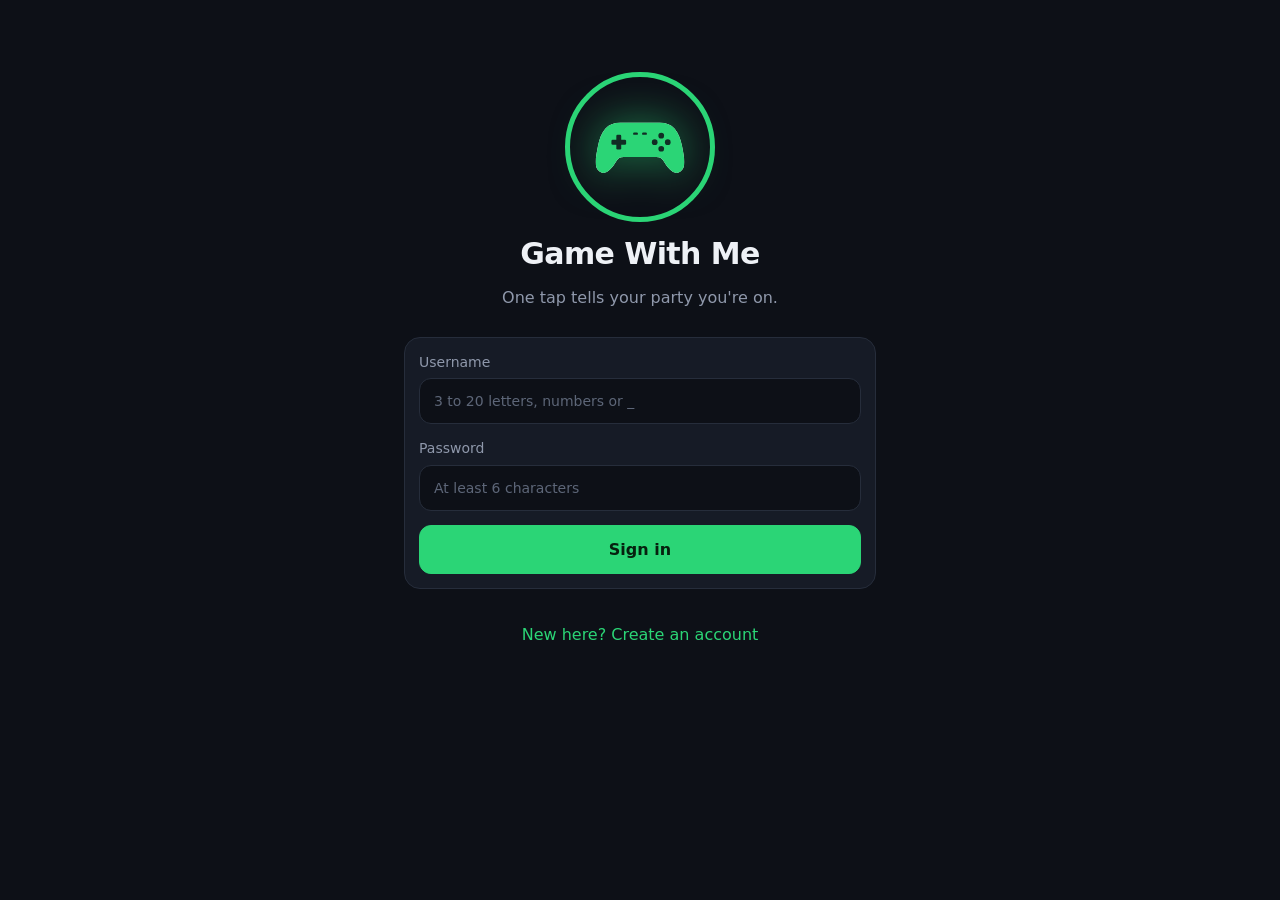
<file: index.html>
<!DOCTYPE html>
<html lang="en">
<head>
<meta charset="utf-8">
<meta name="viewport" content="width=device-width, initial-scale=1, viewport-fit=cover">
<title>Game With Me</title>
<meta name="description" content="Tell your party you're on. See who's playing and when.">
<meta name="theme-color" content="#0d1017">
<meta name="mobile-web-app-capable" content="yes">
<meta name="apple-mobile-web-app-capable" content="yes">
<meta name="apple-mobile-web-app-status-bar-style" content="black-translucent">
<meta name="apple-mobile-web-app-title" content="Game With Me">
<link rel="manifest" href="manifest.webmanifest">
<link rel="icon" href="icons/icon-192.png">
<link rel="apple-touch-icon" href="icons/apple-touch-icon.png">
<link rel="stylesheet" href="styles.css">
</head>
<body>
<div id="app"><p class="boot">Loading…</p></div>
<div id="toast" role="status" aria-live="polite"></div>
<script src="config.js"></script>
<script src="vendor/supabase.js"></script>
<script src="app.js"></script>
</body>
</html>
</file>
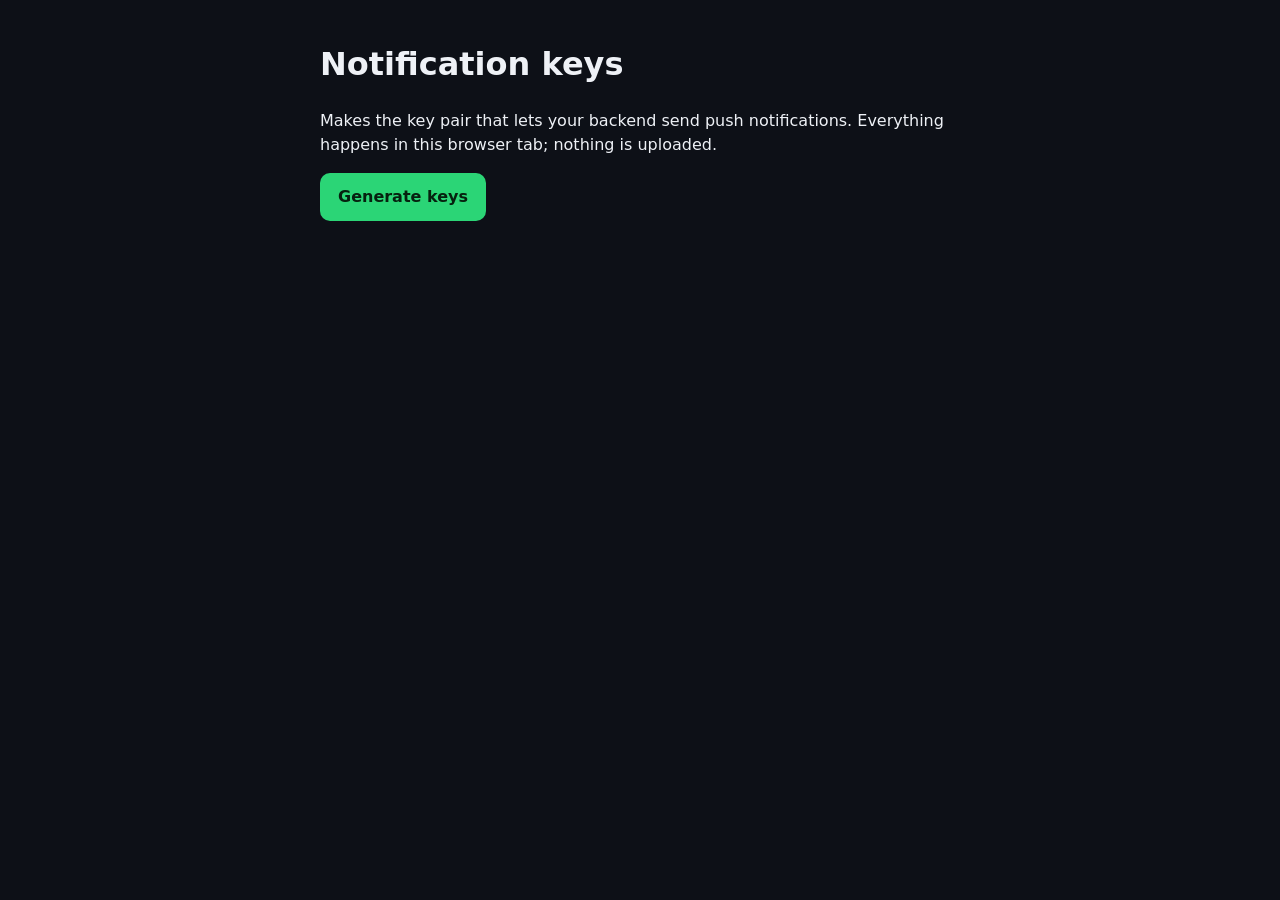
<file: setup/vapid-keygen.html>
<!DOCTYPE html>
<html lang="en">
<head>
<meta charset="utf-8">
<meta name="viewport" content="width=device-width, initial-scale=1">
<title>Game With Me - notification key generator</title>
<style>
  body { font: 16px/1.5 system-ui, sans-serif; background: #0d1017; color: #eef1f6; max-width: 640px; margin: 40px auto; padding: 0 16px; }
  button { font: inherit; font-weight: 600; background: #2bd576; color: #06210f; border: 0; border-radius: 10px; padding: 12px 18px; cursor: pointer; }
  textarea { width: 100%; font: 14px ui-monospace, monospace; background: #161b26; color: #eef1f6; border: 1px solid #262d3b; border-radius: 10px; padding: 10px; margin: 6px 0 18px; }
  .warn { color: #f5d76e; }
  label { font-weight: 600; }
</style>
</head>
<body>
<h1>Notification keys</h1>
<p>Makes the key pair that lets your backend send push notifications. Everything happens in this browser tab; nothing is uploaded.</p>
<p><button id="go">Generate keys</button></p>
<div id="out" hidden>
  <label>Public key: paste into <code>config.js</code> as VAPID_PUBLIC_KEY, and into Supabase as the secret VAPID_PUBLIC_KEY</label>
  <textarea id="pub" rows="2" readonly></textarea>
  <label>Private key: paste into Supabase as the secret VAPID_PRIVATE_KEY</label>
  <textarea id="priv" rows="2" readonly></textarea>
  <p class="warn">Keep the private key out of GitHub and do not share it. Generate once only: new keys would log every phone out of notifications.</p>
</div>
<script>
  const b64url = (bytes) => btoa(String.fromCharCode(...new Uint8Array(bytes))).replace(/\+/g, '-').replace(/\//g, '_').replace(/=+$/, '');
  document.getElementById('go').onclick = async () => {
    const pair = await crypto.subtle.generateKey({ name: 'ECDSA', namedCurve: 'P-256' }, true, ['sign', 'verify']);
    document.getElementById('pub').value = b64url(await crypto.subtle.exportKey('raw', pair.publicKey));
    document.getElementById('priv').value = (await crypto.subtle.exportKey('jwk', pair.privateKey)).d;
    document.getElementById('out').hidden = false;
  };
</script>
</body>
</html>
</file>
<file: styles.css>
:root {
  --bg: #0d1017; --card: #161b26; --line: #262d3b; --text: #eef1f6; --muted: #8f98ab;
  --green: #2bd576; --green-dim: #1a7f49; --pad: #f3f5f8; --danger: #ff6b6b;
  --safe-b: env(safe-area-inset-bottom, 0px); --safe-t: env(safe-area-inset-top, 0px);
}
* { box-sizing: border-box; -webkit-tap-highlight-color: transparent; }
html { background: var(--bg); }
body {
  margin: 0; background: var(--bg); color: var(--text);
  font: 16px/1.45 system-ui, -apple-system, "Segoe UI", Roboto, sans-serif;
  overscroll-behavior-y: none; -webkit-text-size-adjust: 100%;
}
#app { max-width: 520px; margin: 0 auto; min-height: 100dvh; }
h1, h2, h3, h4, p { margin: 0; }
h1 { font-size: 30px; letter-spacing: -0.02em; }
h2 { font-size: 24px; letter-spacing: -0.01em; }
h2.title { margin: 8px 0 4px; }
h3 { font-size: 13px; text-transform: uppercase; letter-spacing: 0.08em; color: var(--muted); margin: 26px 0 10px; }
h4 { font-size: 17px; }
.muted { color: var(--muted); }
.small { font-size: 13px; }
.ok { color: var(--green); }
.boot { text-align: center; padding: 40vh 24px 0; color: var(--muted); }
.empty { padding: 6px 2px 2px; }
code { background: #0d1017; border: 1px solid var(--line); border-radius: 6px; padding: 2px 7px; letter-spacing: 0.08em; color: var(--text); }

.view { padding: 16px 16px calc(96px + var(--safe-b)); }
.demo { background: #2a2410; color: #f5d76e; font-size: 13px; padding: 8px 16px; text-align: center; }
.demo.inline { border-radius: 10px; margin: 0 0 4px; }

/* ---------- buttons, inputs ---------- */
button { font: inherit; color: inherit; cursor: pointer; }
.btn {
  background: #222938; border: 1px solid var(--line); color: var(--text); border-radius: 12px;
  padding: 12px 16px; font-weight: 600; white-space: nowrap; min-height: 46px;
}
.btn:active { transform: scale(0.97); }
.btn.primary { background: var(--green); border-color: var(--green); color: #06210f; }
.btn.sm { padding: 7px 12px; min-height: 36px; font-size: 14px; border-radius: 10px; }
.btn.danger { color: var(--danger); background: transparent; }
.btn.wide { width: 100%; margin-top: 28px; }
.btn:disabled { opacity: 0.6; }
.link { background: none; border: 0; color: var(--green); padding: 14px; }
input {
  font: inherit; color: var(--text); background: #0d1017; border: 1px solid var(--line);
  border-radius: 12px; padding: 12px 14px; width: 100%; min-width: 0; min-height: 46px;
}
input::placeholder { color: #5d6678; }
input:focus-visible, button:focus-visible { outline: 2px solid var(--green); outline-offset: 2px; }
label { display: grid; gap: 6px; font-size: 14px; color: var(--muted); }

.card { background: var(--card); border: 1px solid var(--line); border-radius: 16px; padding: 14px; margin-bottom: 10px; }
.card > * + * { margin-top: 10px; }
.stack { display: grid; gap: 14px; }
.stack > * + * { margin-top: 0; }
.row { display: flex; gap: 8px; align-items: center; }
form.row { margin-bottom: 10px; }
.row.between { justify-content: space-between; flex-wrap: wrap; }
.sub { padding-top: 10px; border-top: 1px solid var(--line); }

.chips { display: flex; flex-wrap: wrap; gap: 8px; }
.chips.center { justify-content: center; margin-top: 14px; }
.chip {
  background: #222938; border: 1px solid var(--line); border-radius: 999px; padding: 8px 14px;
  font-size: 14px; font-weight: 600; min-height: 38px; display: inline-flex; align-items: center;
}
.chip.active { background: rgba(43, 213, 118, 0.16); border-color: var(--green); color: var(--green); }
.chip.ghost { background: transparent; border-style: dashed; color: var(--muted); }
.chip.static { color: var(--muted); }

.avatar {
  flex: none; width: 36px; height: 36px; border-radius: 50%; background: #2a3243; color: var(--text);
  display: inline-grid; place-items: center; font-weight: 700; font-size: 15px;
}
.avatar.live { box-shadow: 0 0 0 2px var(--bg), 0 0 0 4px var(--green); }

/* ---------- sign in ---------- */
.auth { padding: calc(8vh + var(--safe-t)) 24px 40px; text-align: center; display: grid; gap: 10px; justify-items: center; }
.auth form { width: 100%; text-align: left; margin-top: 18px; }
.auth-pad { width: 150px; aspect-ratio: 1; border-radius: 50%; border: 5px solid var(--green); display: grid; place-items: center; }
.auth-pad .pad { width: 70%; }

/* ---------- the controller ---------- */
.hero { text-align: center; padding: 18px 0 6px; }
.hero h2 { margin-top: 4px; }
.pad-btn { position: relative; background: none; border: 0; padding: 0; width: min(66vw, 260px); aspect-ratio: 1; display: grid; place-items: center; margin: 0 auto 14px; border-radius: 50%; transition: transform 0.15s; }
.pad-btn .pad { width: 70%; }
/* The circle: white when off, green when on, and it drains away over the hour. */
.ring { position: absolute; inset: 0; width: 100%; height: 100%; transform: rotate(-90deg); }
.ring circle { fill: none; stroke-width: 3.5; }
.ring-track { stroke: var(--pad); transition: stroke 0.6s 0.5s; }
.ring-left { stroke: var(--c-ring, var(--green)); stroke-linecap: round; stroke-dasharray: 295.31; opacity: 0; transition: opacity 0.6s 0.5s, stroke-dashoffset 1s linear; }
.on .ring-track { stroke: #2a3243; }
.on .ring-left { opacity: 1; }
.pad-btn:active { transform: scale(0.95); }
.pad-btn:disabled { opacity: 0.35; }
.pad { display: block; width: 100%; overflow: visible; filter: drop-shadow(0 6px 18px rgba(0, 0, 0, 0.5)); transition: filter 0.6s 0.5s; }
.pad-base { fill: var(--pad); }
.pad-fill { fill: var(--c-glow, var(--green)); transform-box: fill-box; transform: translateY(100%); transition: transform 1.3s cubic-bezier(0.45, 0, 0.25, 1); }
.pad-marks { opacity: 0.85; }
.pad-marks > * { fill: #0d1017; transition: fill 0.5s 0.6s; }
.on .pad-marks > * { fill: var(--c-btn, #0d1017); }
.on .pad-fill { transform: translateY(0); }
.on .pad { filter: drop-shadow(0 0 22px color-mix(in srgb, var(--c-glow, #2bd576) 55%, transparent)); animation: breathe 2.6s ease-in-out 1.2s infinite; }
@keyframes breathe { 50% { filter: drop-shadow(0 0 34px color-mix(in srgb, var(--c-glow, #2bd576) 85%, transparent)); } }
.nudge { width: 100%; text-align: left; background: rgba(43, 213, 118, 0.1); border: 1px solid var(--green-dim); color: var(--text); border-radius: 12px; padding: 10px 14px; font-size: 14px; }
.nudge b { float: right; color: var(--green); }

.session header { display: flex; gap: 12px; align-items: center; }

/* ---------- small controllers shown beside names ---------- */
.mini { flex: none; width: 40px; display: inline-block; line-height: 0; }
.mini.end { margin-left: auto; width: 46px; }
.mini.big { width: 76px; }
.mini .pad { filter: none !important; animation: none !important; }
.mini .pad-fill, .mini .pad-marks > * { transition: none; }

/* ---------- profile: stats, trophies, customiser ---------- */
h5 { margin: 0; font-size: 12px; text-transform: uppercase; letter-spacing: 0.08em; color: var(--muted); }
.card > h5 { margin-top: 16px; }
.prof { display: flex; gap: 14px; align-items: center; margin: 6px 0 16px; }
.seg { display: flex; background: var(--card); border: 1px solid var(--line); border-radius: 12px; padding: 4px; gap: 4px; margin-bottom: 16px; }
.seg button { flex: 1; background: none; border: 0; border-radius: 9px; padding: 9px 4px; font-size: 14px; font-weight: 600; color: var(--muted); min-height: 40px; }
.seg button.active { background: #2a3243; color: var(--text); }
.tiles { display: grid; grid-template-columns: 1fr 1fr; gap: 10px; }
.tile { background: var(--card); border: 1px solid var(--line); border-radius: 16px; padding: 14px; display: grid; gap: 2px; }
.tile b { font-size: 28px; line-height: 1.1; letter-spacing: -0.02em; }
.tile span { font-size: 13px; color: var(--muted); }
.rank { display: flex; align-items: center; gap: 10px; font-size: 15px; }
.rank .pos { width: 20px; text-align: center; color: var(--muted); font-weight: 700; font-size: 13px; flex: none; line-height: 0; }
.rank .pos svg { width: 20px; height: 20px; fill: #f5c542; }
.rank .who { flex: 1; min-width: 0; display: grid; gap: 4px; }
.rank .who i { display: block; height: 5px; border-radius: 3px; background: #3a4458; min-width: 3px; }
.rank.you .who { font-weight: 700; }
.rank.you .who i { background: var(--green); }
.custom { text-align: center; }
.preview { position: relative; width: 170px; aspect-ratio: 1; margin: 4px auto 0; display: grid; place-items: center; }
.preview .pad { width: 70%; }
.preview .pad-fill, .preview .pad-marks > *, .preview .ring-left, .preview .ring-track { transition: none; }
.swatches { display: flex; flex-wrap: wrap; gap: 10px; justify-content: center; }
.swatch { position: relative; width: 44px; height: 44px; border-radius: 50%; border: 2px solid var(--line); padding: 0; display: grid; place-items: center; }
.swatch.sel { box-shadow: 0 0 0 2px var(--card), 0 0 0 4px var(--text); }
.swatch.locked::before { content: ""; position: absolute; inset: -2px; border-radius: 50%; background: rgba(13, 16, 23, 0.72); }
.swatch svg, .medal svg { position: relative; width: 18px; height: 18px; fill: none; stroke: #fff; stroke-width: 2; stroke-linecap: round; stroke-linejoin: round; }
.trophy { display: flex; gap: 12px; align-items: flex-start; background: var(--card); border: 1px solid var(--line); border-radius: 16px; padding: 12px 14px; margin-bottom: 8px; }
.trophy > div { flex: 1; min-width: 0; display: grid; gap: 4px; }
.medal { flex: none; width: 40px; height: 40px; border-radius: 50%; background: #222938; display: grid; place-items: center; }
.medal svg { stroke: var(--muted); width: 20px; height: 20px; }
.trophy.have { border-color: #6b5a1e; }
.trophy.have .medal { background: #f5c542; }
.trophy.have .medal svg { stroke: #3a2c00; }
.reward { color: var(--muted); }
.trophy.have .reward { color: #f5c542; }
.bar { height: 6px; border-radius: 3px; background: #262d3b; overflow: hidden; }
.bar i { display: block; height: 100%; background: var(--green); border-radius: 3px; }
.replies { list-style: none; margin: 0; padding: 0; display: grid; gap: 4px; font-size: 14px; }
.replies b { margin-right: 6px; }

/* ---------- week ---------- */
.best { font-size: 14px; }
.best > * + * { margin-top: 4px; }
.wk { display: grid; gap: 6px; margin: 14px 0 12px; }
.wk-row { display: grid; grid-template-columns: 58px repeat(3, 1fr); gap: 6px; align-items: stretch; }
.wk-row.head { font-size: 12px; text-transform: uppercase; letter-spacing: 0.08em; color: var(--muted); text-align: center; }
.wk-day { display: grid; align-content: center; font-size: 13px; line-height: 1.2; }
.wk-day span { color: var(--muted); }
.wk-cell {
  position: relative; height: 58px; border-radius: 12px; border: 1px solid var(--line); background: var(--card);
  display: grid; place-items: center; align-content: center; gap: 2px; padding: 0;
}
.wk-cell.h1 { background: rgba(43, 213, 118, 0.14); }
.wk-cell.h2 { background: rgba(43, 213, 118, 0.3); }
.wk-cell.h3 { background: rgba(43, 213, 118, 0.5); }
.wk-cell.h4 { background: rgba(43, 213, 118, 0.75); color: #06210f; }
.wk-cell.mine { border: 2px solid var(--green); }
.wk-cell.sel { box-shadow: 0 0 0 2px var(--text); }
.wk-n { font-weight: 800; font-size: 18px; line-height: 1; min-height: 18px; }
.wk-who { display: flex; gap: 2px; min-height: 14px; }
.wk-who i { font-style: normal; font-size: 10px; font-weight: 700; width: 14px; height: 14px; border-radius: 50%; background: rgba(13, 16, 23, 0.55); color: #fff; display: grid; place-items: center; }

/* The selected slot: who is in, and your own answer. Stays in view above the tab bar. */
.slot { position: sticky; bottom: calc(76px + var(--safe-b)); display: flex; align-items: center; justify-content: space-between; gap: 12px; min-height: 68px; box-shadow: 0 -8px 24px rgba(13, 16, 23, 0.9); }
.slot > * + * { margin-top: 0; }
.slot > div { min-width: 0; }

/* ---------- party ---------- */
.members { display: flex; flex-wrap: wrap; gap: 8px 14px; }
.member { display: inline-flex; align-items: center; gap: 8px; font-size: 15px; }
.member .mini { width: 38px; }
.member em { font-style: normal; font-size: 11px; color: var(--green); border: 1px solid var(--green-dim); border-radius: 6px; padding: 0 5px; }
.invite { padding-top: 10px; border-top: 1px solid var(--line); }
.steps { margin: 0; padding-left: 20px; color: var(--muted); display: grid; gap: 6px; }
.steps b { color: var(--text); }

/* ---------- top bar and slide-in menu ---------- */
.top {
  position: sticky; top: 0; z-index: 4; display: flex; align-items: center; gap: 6px;
  padding: calc(6px + var(--safe-t)) 10px 6px; background: rgba(13, 16, 23, 0.92);
  backdrop-filter: blur(14px); -webkit-backdrop-filter: blur(14px);
}
.top b { flex: 1; font-size: 17px; letter-spacing: -0.01em; }
.menu-btn { flex: none; width: 46px; height: 46px; border-radius: 12px; background: none; border: 0; display: grid; place-items: center; }
.menu-btn svg, .item svg { width: 24px; height: 24px; fill: none; stroke: currentColor; stroke-width: 2; stroke-linecap: round; stroke-linejoin: round; }
.top-pad { background: none; border: 0; padding: 6px; width: 54px; border-radius: 12px; }
.lead { margin: 0 0 14px; }
.view:focus { outline: none; }
.item:focus-visible, .menu-btn:focus-visible { outline: 2px solid var(--green); outline-offset: -2px; }
.scrim { position: fixed; inset: 0; z-index: 20; background: rgba(0, 0, 0, 0.6); opacity: 0; pointer-events: none; transition: opacity 0.25s; }
.scrim.open { opacity: 1; pointer-events: auto; }
.drawer {
  position: fixed; top: 0; bottom: 0; left: 0; z-index: 21; width: min(84vw, 320px);
  background: #131822; border-right: 1px solid var(--line); box-shadow: 12px 0 40px rgba(0, 0, 0, 0.5);
  padding: calc(14px + var(--safe-t)) 12px calc(16px + var(--safe-b)); display: flex; flex-direction: column; gap: 4px;
  transform: translateX(-105%); visibility: hidden;
  transition: transform 0.28s cubic-bezier(0.2, 0.8, 0.2, 1), visibility 0s 0.28s;
}
.drawer.open { transform: none; visibility: visible; transition: transform 0.28s cubic-bezier(0.2, 0.8, 0.2, 1); }
.drawer .prof { margin: 0 0 12px; padding: 0 0 14px 6px; border-bottom: 1px solid var(--line); }
.drawer .prof > div { flex: 1; min-width: 0; }
.drawer .prof h4 { overflow: hidden; text-overflow: ellipsis; }
.drawer .mini.big { width: 58px; }
.item { display: flex; align-items: center; gap: 14px; width: 100%; min-height: 52px; padding: 12px; background: none; border: 0; border-radius: 12px; font-size: 17px; font-weight: 600; text-align: left; }
.item span { flex: 1; }
.item small { color: var(--muted); font-size: 13px; font-weight: 600; }
.item.active { background: #222938; color: var(--green); }
.item.out { margin-top: auto; color: var(--muted); }
@media (prefers-reduced-motion: reduce) { .drawer, .drawer.open, .scrim { transition: none; } }

/* ---------- tab bar ---------- */
.tabs {
  position: fixed; left: 0; right: 0; bottom: 0; z-index: 5; display: flex; justify-content: center;
  background: rgba(13, 16, 23, 0.92); backdrop-filter: blur(14px); -webkit-backdrop-filter: blur(14px);
  border-top: 1px solid var(--line); padding-bottom: var(--safe-b);
}
.tab { position: relative; flex: 1; max-width: 130px; background: none; border: 0; padding: 10px 0 8px; color: var(--muted); display: grid; justify-items: center; gap: 2px; font-size: 11px; font-weight: 600; }
.tab svg { width: 24px; height: 24px; fill: none; stroke: currentColor; stroke-width: 1.8; stroke-linecap: round; stroke-linejoin: round; }
.tab.active { color: var(--green); }
.dot { position: absolute; top: 4px; left: calc(50% + 8px); background: var(--danger); color: #fff; font-style: normal; font-size: 11px; min-width: 17px; height: 17px; border-radius: 9px; display: grid; place-items: center; padding: 0 4px; }

#toast {
  position: fixed; left: 50%; bottom: calc(86px + var(--safe-b)); transform: translate(-50%, 20px); z-index: 30;
  background: #eef1f6; color: #0d1017; padding: 10px 16px; border-radius: 12px; font-size: 14px; font-weight: 600;
  opacity: 0; pointer-events: none; transition: opacity 0.2s, transform 0.2s; max-width: 88vw; text-align: center;
}
#update { position: fixed; left: 12px; right: 12px; top: calc(10px + var(--safe-t)); z-index: 40; background: var(--green); color: #06210f; border: 0; border-radius: 12px; padding: 12px 16px; font-weight: 700; box-shadow: 0 8px 30px rgba(0, 0, 0, 0.6); }
.ver { text-align: center; margin-top: 14px; }
#toast.show { opacity: 1; transform: translate(-50%, 0); }

@media (prefers-reduced-motion: reduce) {
  .pad-fill { transition-duration: 0.01s; }
  .on .pad { animation: none; }
}
</file>
